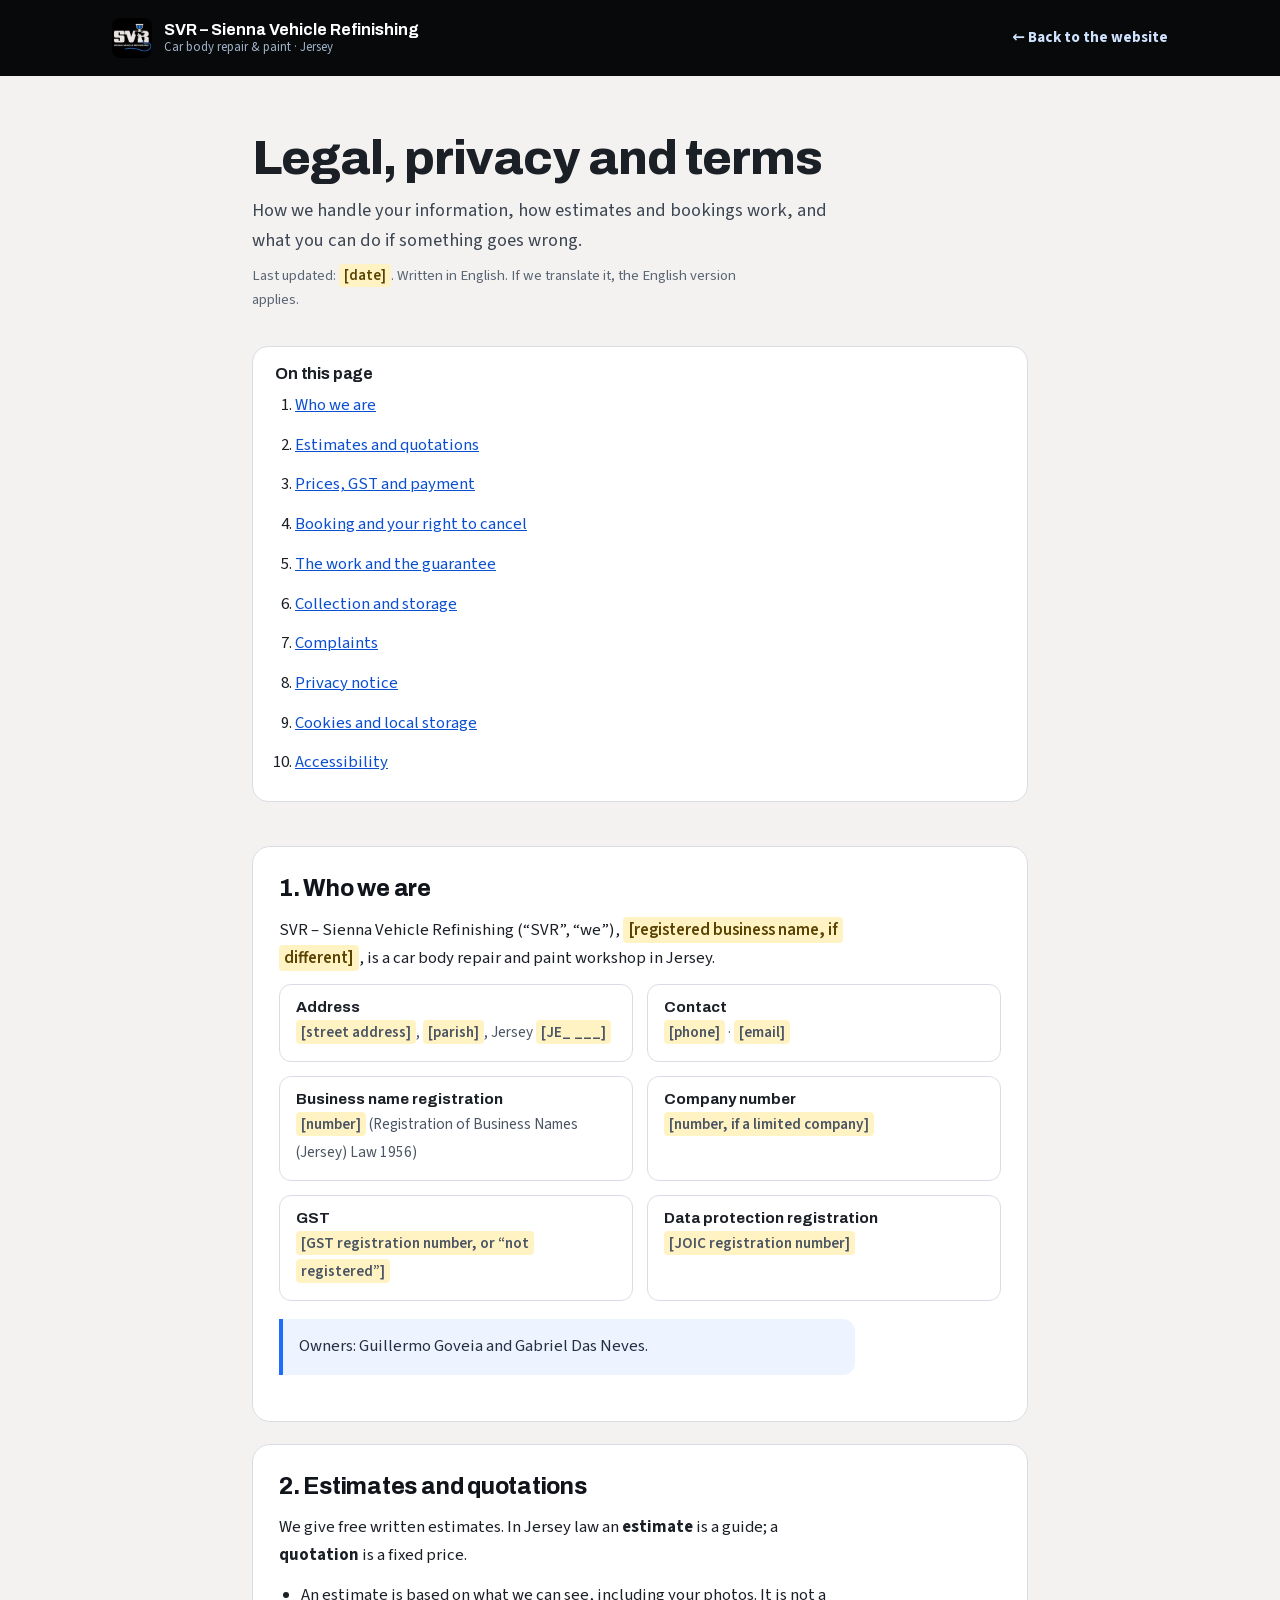
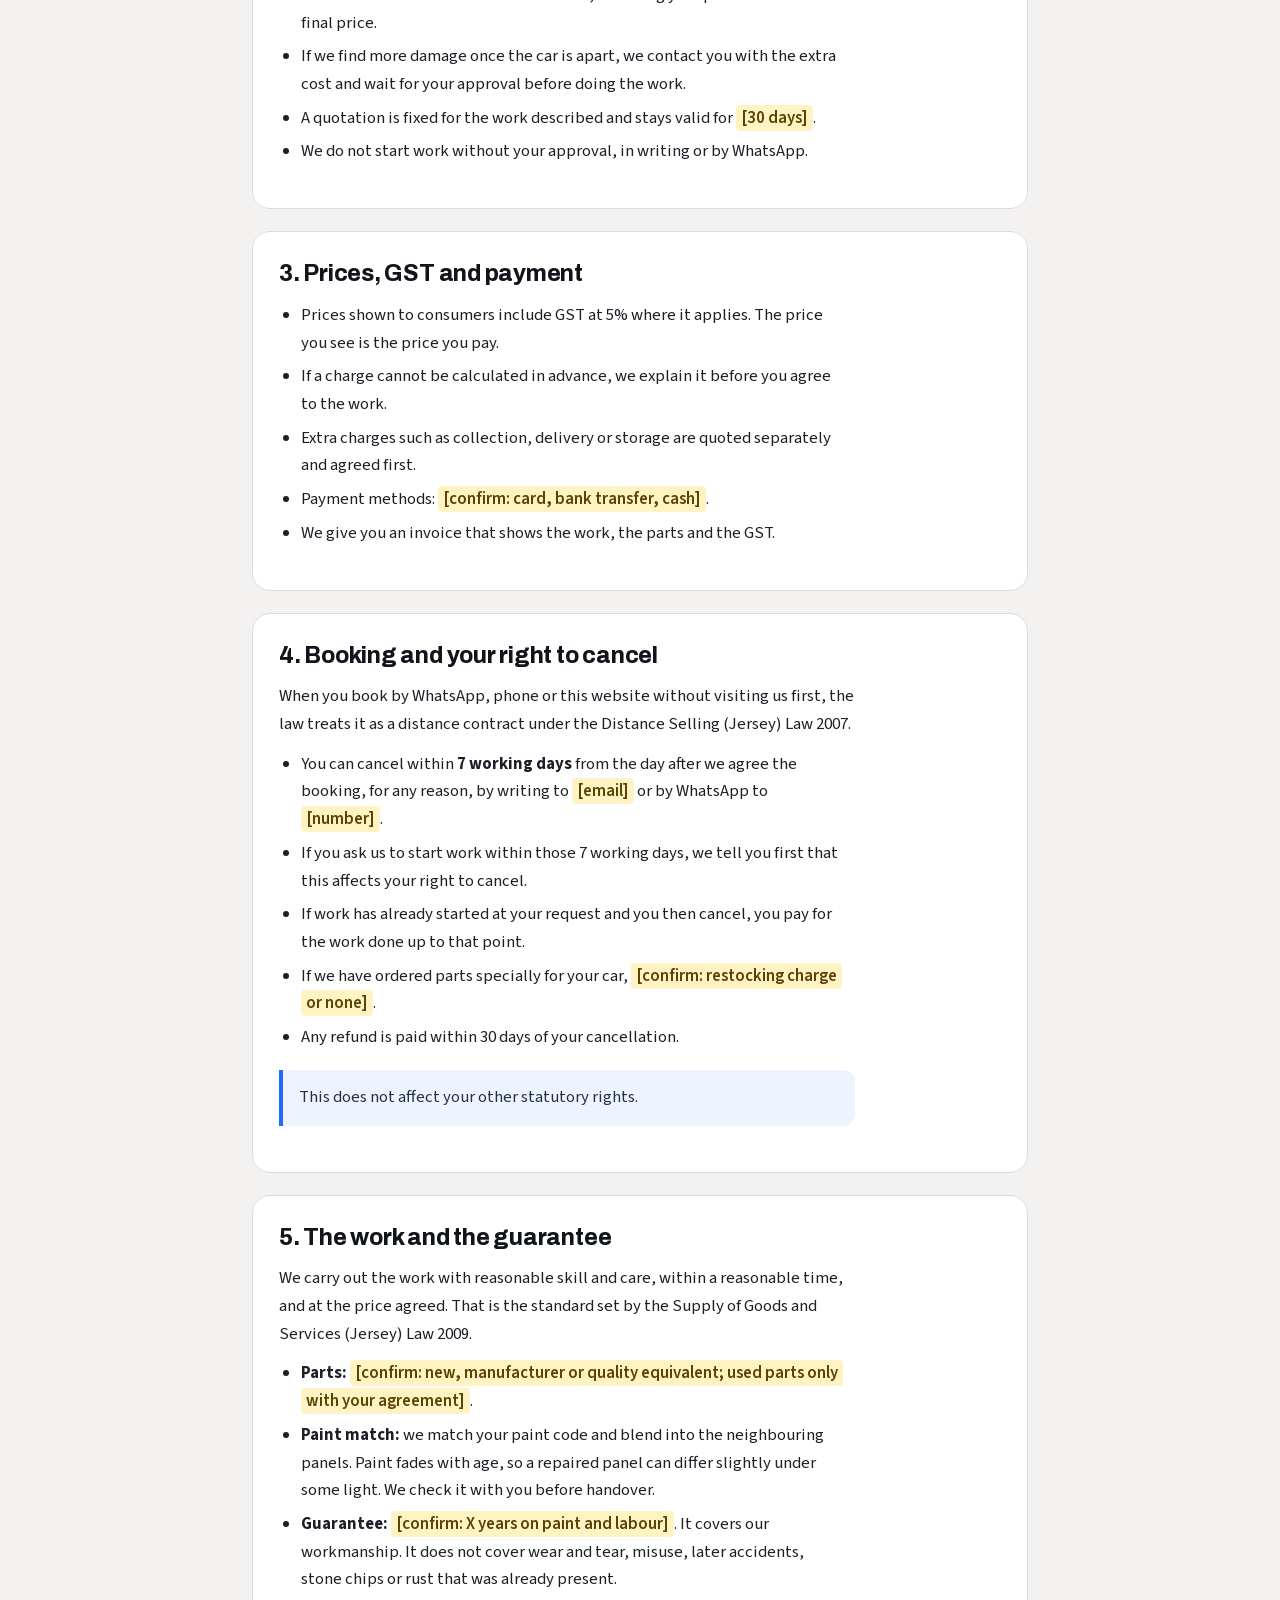
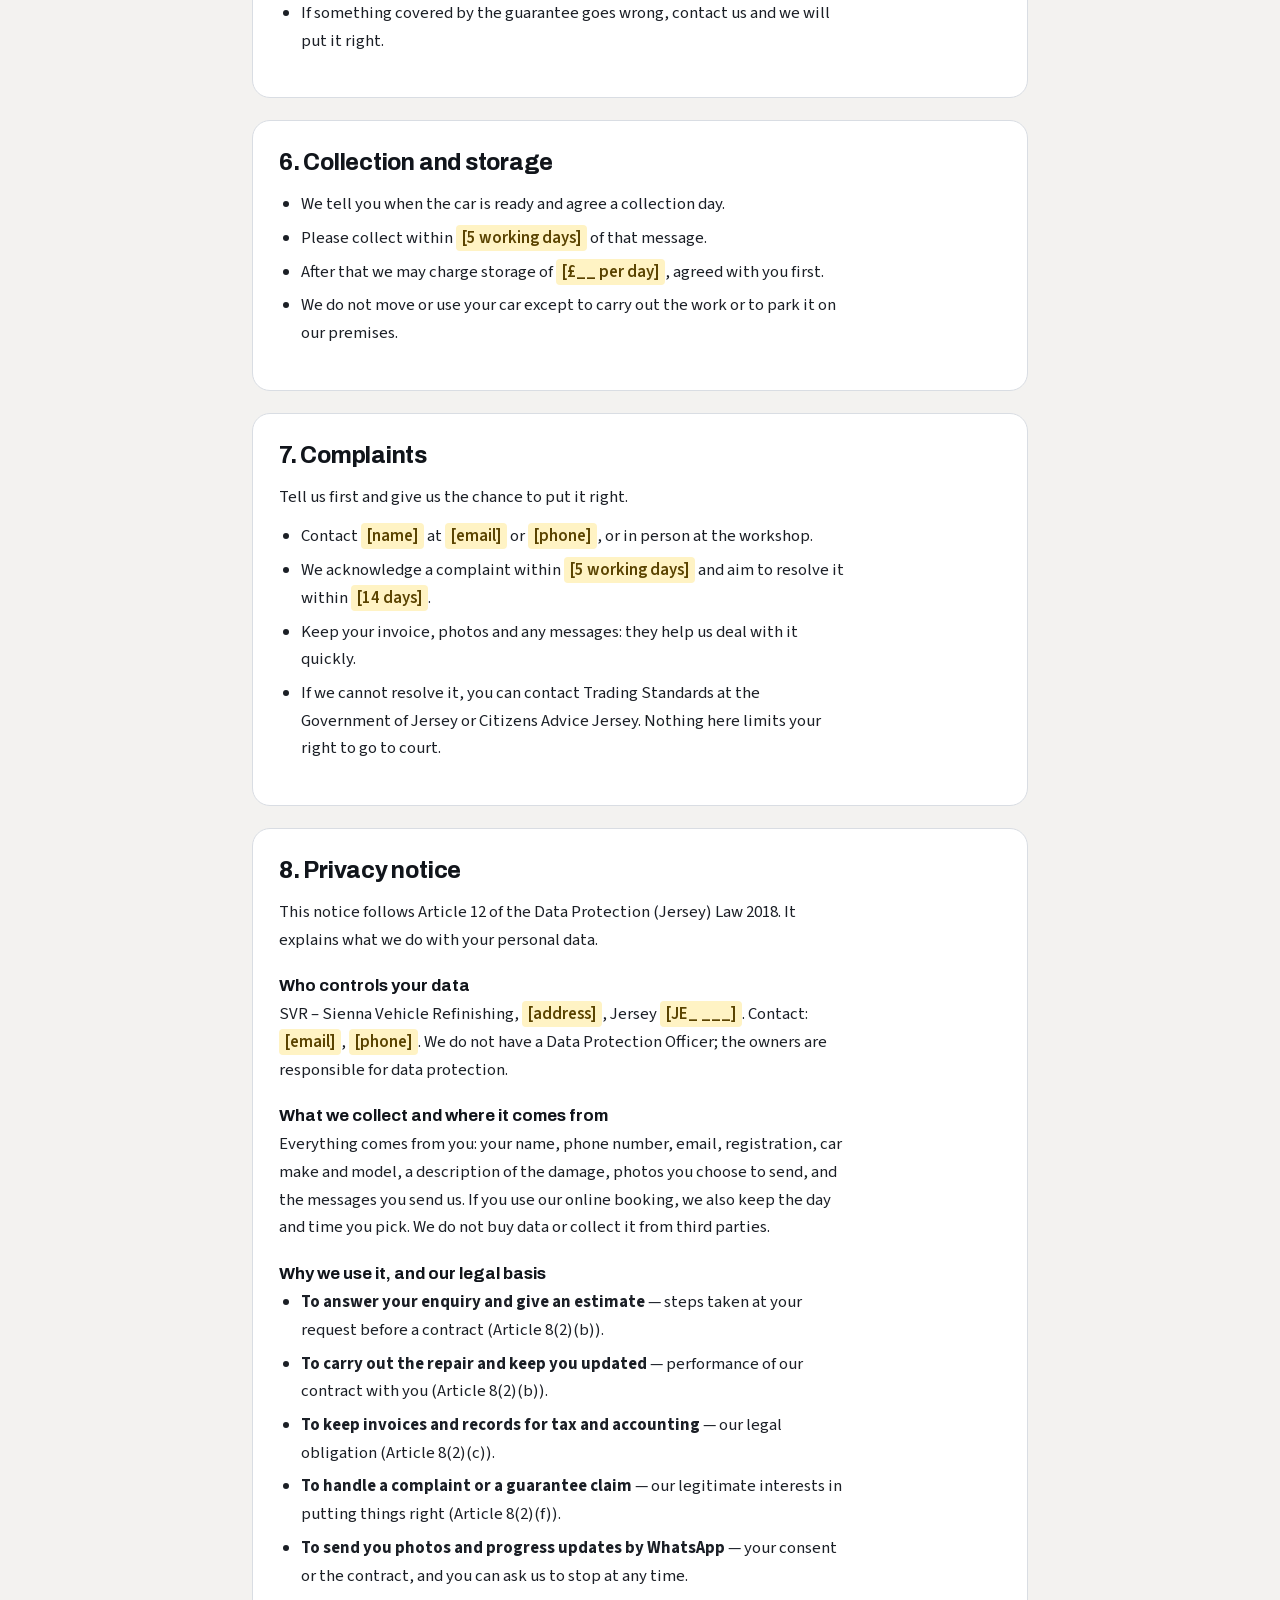
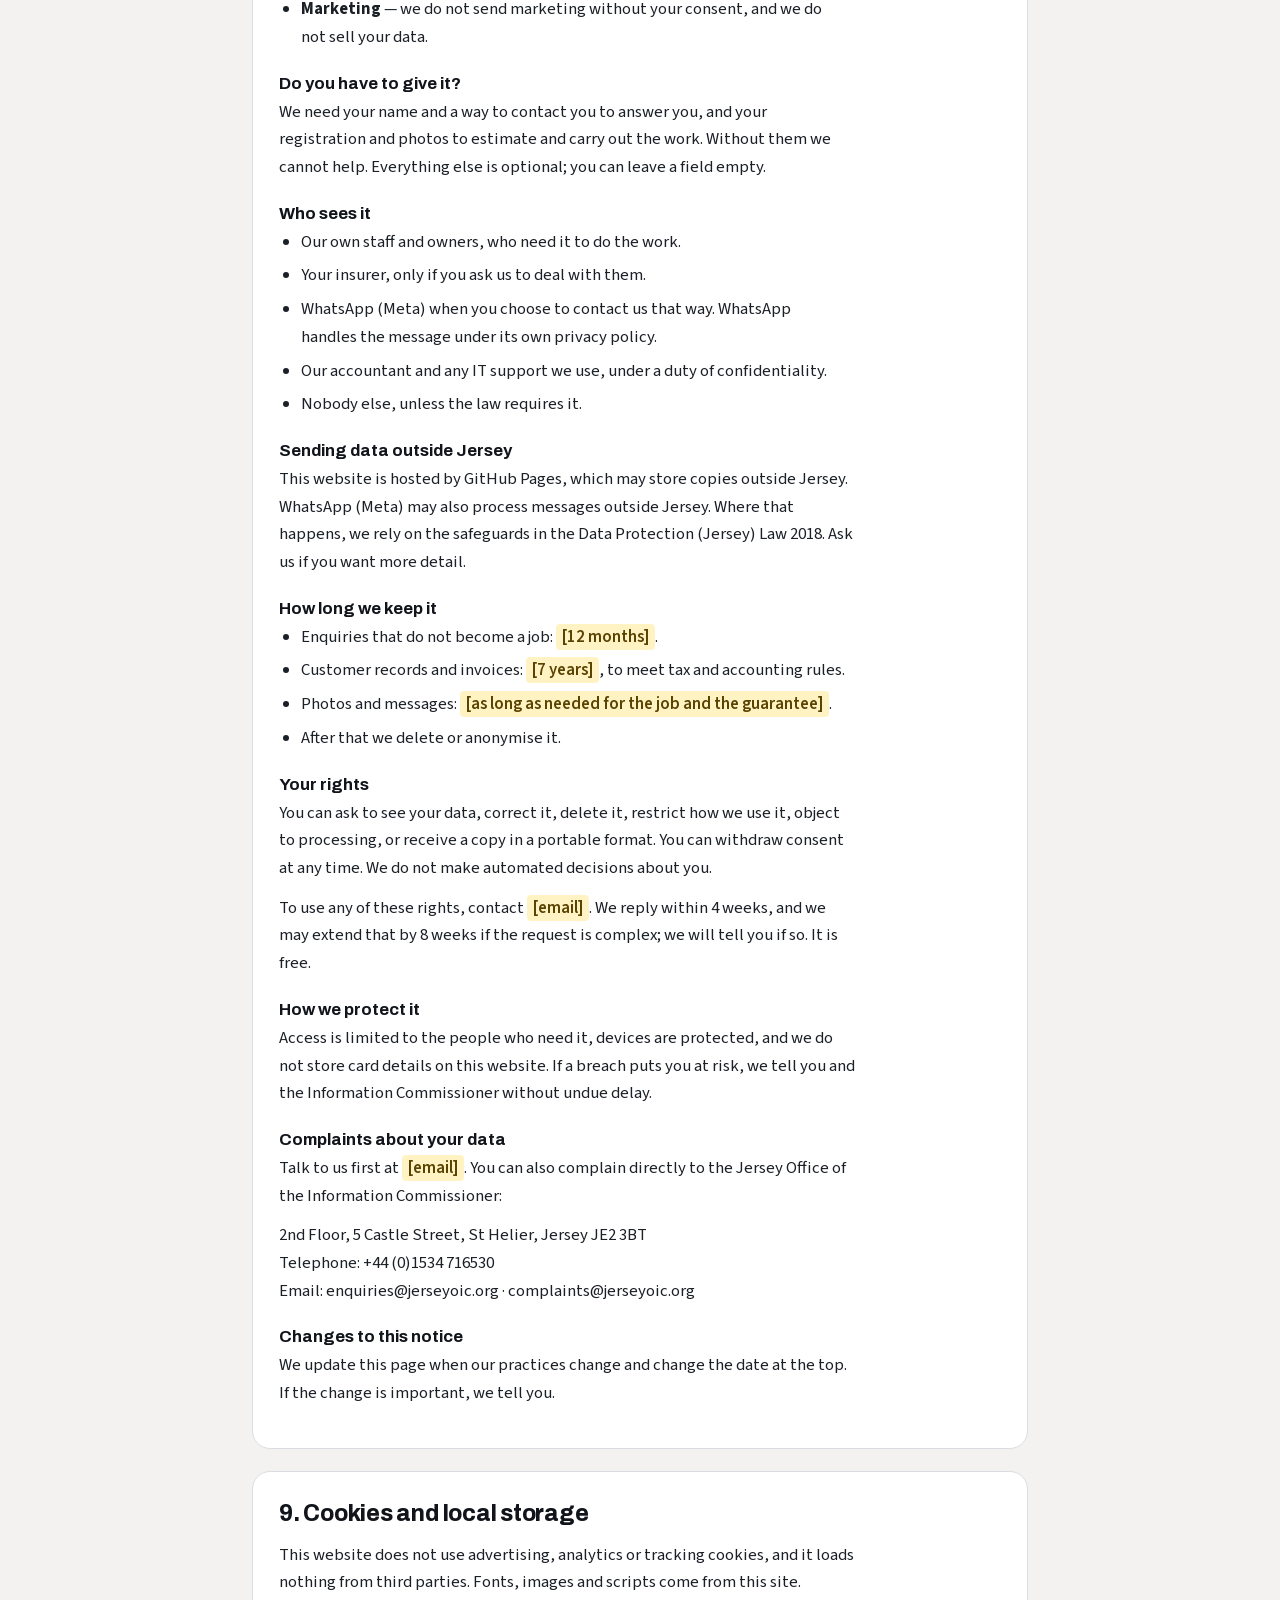
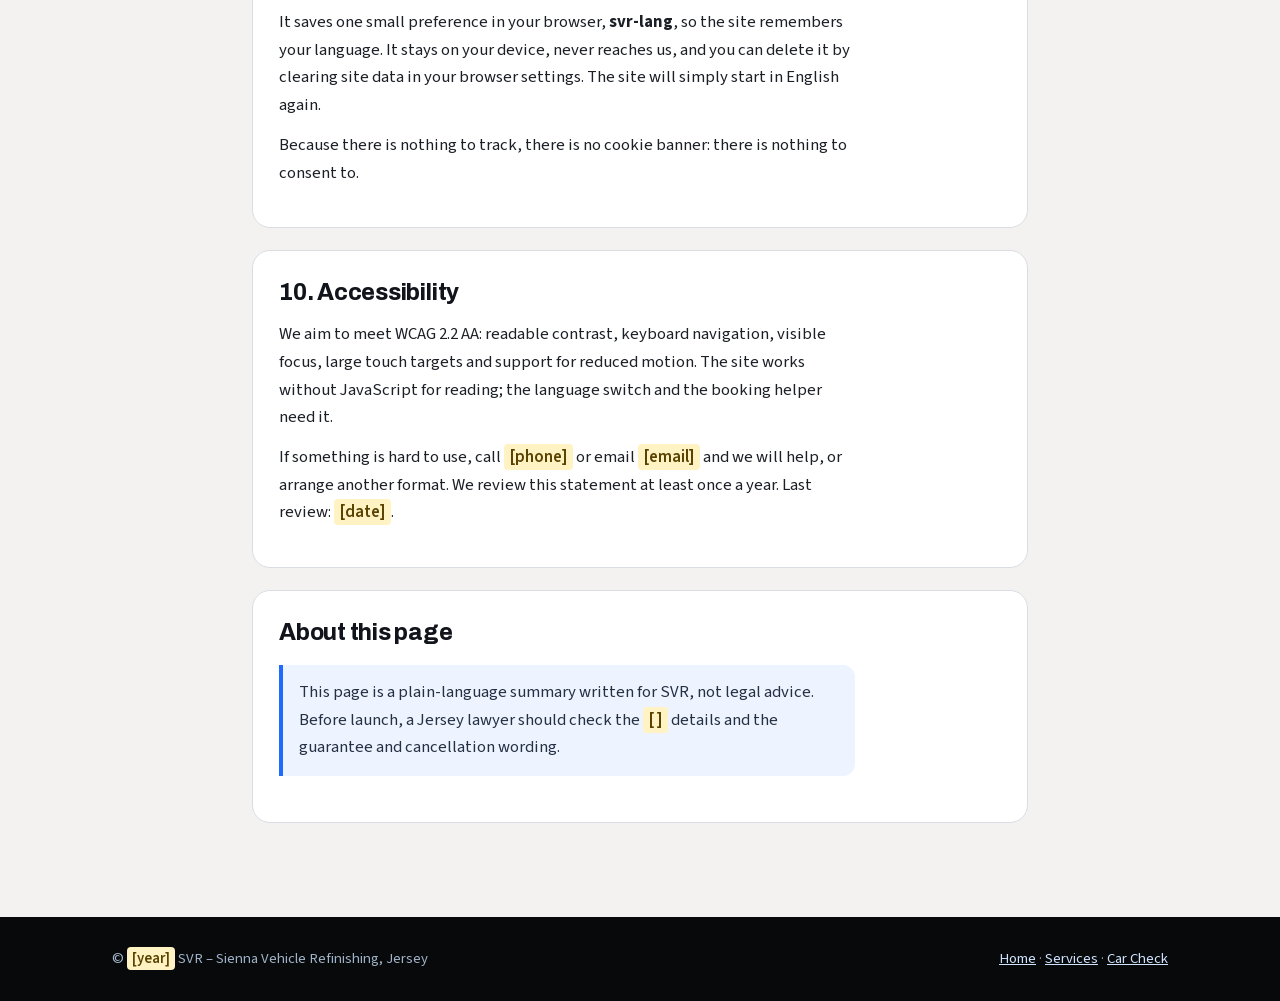
<file: legal.html>
<!doctype html>
<html lang="en-GB">
<head>
<meta charset="utf-8">
<meta name="viewport" content="width=device-width, initial-scale=1">
<title>Legal, privacy and terms | SVR – Sienna Vehicle Refinishing</title>
<meta name="description" content="Privacy notice, terms of service, cancellation rights and complaints for SVR – Sienna Vehicle Refinishing, car body repair and paint in Jersey.">
<link rel="canonical" href="https://velcia92-design.github.io/taller-pintura-jersey/legal.html">
<meta name="theme-color" content="#08090b">
<link rel="icon" href="images/web/favicon.png" type="image/png">
<link rel="apple-touch-icon" href="images/web/apple-touch-icon.png">
<link rel="preload" href="fonts/SourceSans3-400-latin.woff2" as="font" type="font/woff2" crossorigin>
<link rel="stylesheet" href="fonts/fonts.css">
<link rel="stylesheet" href="assets/tokens.css">
<style>
*{box-sizing:border-box}
html{scroll-behavior:smooth}
body{margin:0;background:var(--bone);color:#1b1f26;font:400 1.05rem/1.65 var(--body)}
a{color:var(--blue-d)}
a:focus-visible{outline:3px solid var(--blue);outline-offset:3px}
.w{max-width:820px;margin:0 auto;padding:0 22px}
header.top{background:var(--ink);color:#fff;padding:18px 0}
.top .w{display:flex;align-items:center;justify-content:space-between;gap:16px;max-width:1100px}
.brand{display:flex;align-items:center;gap:12px;text-decoration:none;color:#fff}
.brand img{width:40px;height:40px;border-radius:8px;object-fit:cover}
.brand span{font:700 1rem/1.2 var(--head)}
.brand small{display:block;font:400 .8rem/1.3 var(--body);color:#9fb3c8}
.back{color:#cfe3ff;text-decoration:none;font-weight:700;font-size:.95rem}
.back:hover{text-decoration:underline}
main{padding:56px 0 72px}
h1{font:800 clamp(2rem,5vw,3rem)/1.1 var(--head);letter-spacing:-.02em;margin:0 0 10px}
.lead{font-size:1.15rem;color:#3c4552;max-width:65ch;margin:0 0 8px}
.updated{color:#5b6675;font-size:.92rem;margin:0 0 34px}
nav.toc{background:#fff;border:1px solid var(--line);border-radius:16px;padding:18px 22px;margin:0 0 44px}
nav.toc h2{font:700 1rem var(--head);margin:0 0 10px;color:#1b1f26}
nav.toc ol{margin:0;padding-left:20px;display:grid;gap:6px}
section{background:#fff;border:1px solid var(--line);border-radius:18px;padding:28px 26px;margin:0 0 22px}
h2{font:750 1.45rem/1.2 var(--head);letter-spacing:-.01em;margin:0 0 14px;color:#11151b;scroll-margin-top:24px}
h3{font:700 1.05rem var(--head);margin:22px 0 6px;color:#11151b}
p{margin:0 0 12px;max-width:72ch}
ul,ol{margin:0 0 14px;padding-left:22px}
li{margin:0 0 6px;max-width:68ch}
.placeholder{background:#fff3c4;color:#5a4300;padding:1px 5px;border-radius:4px;font-weight:600;box-decoration-break:clone;-webkit-box-decoration-break:clone}
.note{background:#eef4ff;border-left:4px solid var(--blue);padding:14px 16px;border-radius:0 12px 12px 0;color:#243043;margin:18px 0}
.grid{display:grid;gap:14px;margin:0 0 8px}
@media(min-width:640px){.grid.two{grid-template-columns:1fr 1fr}}
.card{border:1px solid var(--line);border-radius:12px;padding:14px 16px}
.card b{display:block;font:700 .95rem var(--head);margin-bottom:4px}
.card span{color:#4b5563;font-size:.95rem}
footer.bot{background:var(--ink);color:#9fb3c8;padding:30px 0;font-size:.92rem}
footer.bot .w{display:flex;flex-wrap:wrap;gap:10px 22px;justify-content:space-between;max-width:1100px}
footer.bot a{color:#cfe3ff}
@media print{header.top,footer.bot,nav.toc,.back{display:none}body{background:#fff}section{border:0;padding:0;margin:0 0 18px}}
</style>
</head>
<body>
<header class="top"><div class="w">
  <a class="brand" href="index.html"><img src="images/web/logo.jpg" alt=""><span>SVR – Sienna Vehicle Refinishing<small>Car body repair &amp; paint · Jersey</small></span></a>
  <a class="back" href="index.html">← Back to the website</a>
</div></header>

<main><div class="w">
  <h1>Legal, privacy and terms</h1>
  <p class="lead">How we handle your information, how estimates and bookings work, and what you can do if something goes wrong.</p>
  <p class="updated">Last updated: <span class="placeholder">[date]</span>. Written in English. If we translate it, the English version applies.</p>

  <nav class="toc" aria-label="On this page">
    <h2>On this page</h2>
    <ol>
      <li><a href="#who">Who we are</a></li>
      <li><a href="#estimates">Estimates and quotations</a></li>
      <li><a href="#prices">Prices, GST and payment</a></li>
      <li><a href="#booking">Booking and your right to cancel</a></li>
      <li><a href="#work">The work and the guarantee</a></li>
      <li><a href="#collection">Collection and storage</a></li>
      <li><a href="#complaints">Complaints</a></li>
      <li><a href="#privacy">Privacy notice</a></li>
      <li><a href="#cookies">Cookies and local storage</a></li>
      <li><a href="#accessibility">Accessibility</a></li>
    </ol>
  </nav>

  <section id="who">
    <h2>1. Who we are</h2>
    <p>SVR – Sienna Vehicle Refinishing (“SVR”, “we”), <span class="placeholder">[registered business name, if different]</span>, is a car body repair and paint workshop in Jersey.</p>
    <div class="grid two">
      <div class="card"><b>Address</b><span><span class="placeholder">[street address]</span>, <span class="placeholder">[parish]</span>, Jersey <span class="placeholder">[JE_ ___]</span></span></div>
      <div class="card"><b>Contact</b><span><span class="placeholder">[phone]</span> · <span class="placeholder">[email]</span></span></div>
      <div class="card"><b>Business name registration</b><span><span class="placeholder">[number]</span> (Registration of Business Names (Jersey) Law 1956)</span></div>
      <div class="card"><b>Company number</b><span><span class="placeholder">[number, if a limited company]</span></span></div>
      <div class="card"><b>GST</b><span><span class="placeholder">[GST registration number, or “not registered”]</span></span></div>
      <div class="card"><b>Data protection registration</b><span><span class="placeholder">[JOIC registration number]</span></span></div>
    </div>
    <p class="note">Owners: Guillermo Goveia and Gabriel Das Neves.</p>
  </section>

  <section id="estimates">
    <h2>2. Estimates and quotations</h2>
    <p>We give free written estimates. In Jersey law an <b>estimate</b> is a guide; a <b>quotation</b> is a fixed price.</p>
    <ul>
      <li>An estimate is based on what we can see, including your photos. It is not a final price.</li>
      <li>If we find more damage once the car is apart, we contact you with the extra cost and wait for your approval before doing the work.</li>
      <li>A quotation is fixed for the work described and stays valid for <span class="placeholder">[30 days]</span>.</li>
      <li>We do not start work without your approval, in writing or by WhatsApp.</li>
    </ul>
  </section>

  <section id="prices">
    <h2>3. Prices, GST and payment</h2>
    <ul>
      <li>Prices shown to consumers include GST at 5% where it applies. The price you see is the price you pay.</li>
      <li>If a charge cannot be calculated in advance, we explain it before you agree to the work.</li>
      <li>Extra charges such as collection, delivery or storage are quoted separately and agreed first.</li>
      <li>Payment methods: <span class="placeholder">[confirm: card, bank transfer, cash]</span>.</li>
      <li>We give you an invoice that shows the work, the parts and the GST.</li>
    </ul>
  </section>

  <section id="booking">
    <h2>4. Booking and your right to cancel</h2>
    <p>When you book by WhatsApp, phone or this website without visiting us first, the law treats it as a distance contract under the Distance Selling (Jersey) Law 2007.</p>
    <ul>
      <li>You can cancel within <b>7 working days</b> from the day after we agree the booking, for any reason, by writing to <span class="placeholder">[email]</span> or by WhatsApp to <span class="placeholder">[number]</span>.</li>
      <li>If you ask us to start work within those 7 working days, we tell you first that this affects your right to cancel.</li>
      <li>If work has already started at your request and you then cancel, you pay for the work done up to that point.</li>
      <li>If we have ordered parts specially for your car, <span class="placeholder">[confirm: restocking charge or none]</span>.</li>
      <li>Any refund is paid within 30 days of your cancellation.</li>
    </ul>
    <p class="note">This does not affect your other statutory rights.</p>
  </section>

  <section id="work">
    <h2>5. The work and the guarantee</h2>
    <p>We carry out the work with reasonable skill and care, within a reasonable time, and at the price agreed. That is the standard set by the Supply of Goods and Services (Jersey) Law 2009.</p>
    <ul>
      <li><b>Parts:</b> <span class="placeholder">[confirm: new, manufacturer or quality equivalent; used parts only with your agreement]</span>.</li>
      <li><b>Paint match:</b> we match your paint code and blend into the neighbouring panels. Paint fades with age, so a repaired panel can differ slightly under some light. We check it with you before handover.</li>
      <li><b>Guarantee:</b> <span class="placeholder">[confirm: X years on paint and labour]</span>. It covers our workmanship. It does not cover wear and tear, misuse, later accidents, stone chips or rust that was already present.</li>
      <li>If something covered by the guarantee goes wrong, contact us and we will put it right.</li>
    </ul>
  </section>

  <section id="collection">
    <h2>6. Collection and storage</h2>
    <ul>
      <li>We tell you when the car is ready and agree a collection day.</li>
      <li>Please collect within <span class="placeholder">[5 working days]</span> of that message.</li>
      <li>After that we may charge storage of <span class="placeholder">[£__ per day]</span>, agreed with you first.</li>
      <li>We do not move or use your car except to carry out the work or to park it on our premises.</li>
    </ul>
  </section>

  <section id="complaints">
    <h2>7. Complaints</h2>
    <p>Tell us first and give us the chance to put it right.</p>
    <ul>
      <li>Contact <span class="placeholder">[name]</span> at <span class="placeholder">[email]</span> or <span class="placeholder">[phone]</span>, or in person at the workshop.</li>
      <li>We acknowledge a complaint within <span class="placeholder">[5 working days]</span> and aim to resolve it within <span class="placeholder">[14 days]</span>.</li>
      <li>Keep your invoice, photos and any messages: they help us deal with it quickly.</li>
      <li>If we cannot resolve it, you can contact Trading Standards at the Government of Jersey or Citizens Advice Jersey. Nothing here limits your right to go to court.</li>
    </ul>
  </section>

  <section id="privacy">
    <h2>8. Privacy notice</h2>
    <p>This notice follows Article 12 of the Data Protection (Jersey) Law 2018. It explains what we do with your personal data.</p>

    <h3>Who controls your data</h3>
    <p>SVR – Sienna Vehicle Refinishing, <span class="placeholder">[address]</span>, Jersey <span class="placeholder">[JE_ ___]</span>. Contact: <span class="placeholder">[email]</span>, <span class="placeholder">[phone]</span>. We do not have a Data Protection Officer; the owners are responsible for data protection.</p>

    <h3>What we collect and where it comes from</h3>
    <p>Everything comes from you: your name, phone number, email, registration, car make and model, a description of the damage, photos you choose to send, and the messages you send us. If you use our online booking, we also keep the day and time you pick. We do not buy data or collect it from third parties.</p>

    <h3>Why we use it, and our legal basis</h3>
    <ul>
      <li><b>To answer your enquiry and give an estimate</b> — steps taken at your request before a contract (Article 8(2)(b)).</li>
      <li><b>To carry out the repair and keep you updated</b> — performance of our contract with you (Article 8(2)(b)).</li>
      <li><b>To keep invoices and records for tax and accounting</b> — our legal obligation (Article 8(2)(c)).</li>
      <li><b>To handle a complaint or a guarantee claim</b> — our legitimate interests in putting things right (Article 8(2)(f)).</li>
      <li><b>To send you photos and progress updates by WhatsApp</b> — your consent or the contract, and you can ask us to stop at any time.</li>
      <li><b>Marketing</b> — we do not send marketing without your consent, and we do not sell your data.</li>
    </ul>

    <h3>Do you have to give it?</h3>
    <p>We need your name and a way to contact you to answer you, and your registration and photos to estimate and carry out the work. Without them we cannot help. Everything else is optional; you can leave a field empty.</p>

    <h3>Who sees it</h3>
    <ul>
      <li>Our own staff and owners, who need it to do the work.</li>
      <li>Your insurer, only if you ask us to deal with them.</li>
      <li>WhatsApp (Meta) when you choose to contact us that way. WhatsApp handles the message under its own privacy policy.</li>
      <li>Our accountant and any IT support we use, under a duty of confidentiality.</li>
      <li>Nobody else, unless the law requires it.</li>
    </ul>

    <h3>Sending data outside Jersey</h3>
    <p>This website is hosted by GitHub Pages, which may store copies outside Jersey. WhatsApp (Meta) may also process messages outside Jersey. Where that happens, we rely on the safeguards in the Data Protection (Jersey) Law 2018. Ask us if you want more detail.</p>

    <h3>How long we keep it</h3>
    <ul>
      <li>Enquiries that do not become a job: <span class="placeholder">[12 months]</span>.</li>
      <li>Customer records and invoices: <span class="placeholder">[7 years]</span>, to meet tax and accounting rules.</li>
      <li>Photos and messages: <span class="placeholder">[as long as needed for the job and the guarantee]</span>.</li>
      <li>After that we delete or anonymise it.</li>
    </ul>

    <h3>Your rights</h3>
    <p>You can ask to see your data, correct it, delete it, restrict how we use it, object to processing, or receive a copy in a portable format. You can withdraw consent at any time. We do not make automated decisions about you.</p>
    <p>To use any of these rights, contact <span class="placeholder">[email]</span>. We reply within 4 weeks, and we may extend that by 8 weeks if the request is complex; we will tell you if so. It is free.</p>

    <h3>How we protect it</h3>
    <p>Access is limited to the people who need it, devices are protected, and we do not store card details on this website. If a breach puts you at risk, we tell you and the Information Commissioner without undue delay.</p>

    <h3>Complaints about your data</h3>
    <p>Talk to us first at <span class="placeholder">[email]</span>. You can also complain directly to the Jersey Office of the Information Commissioner:</p>
    <p>2nd Floor, 5 Castle Street, St Helier, Jersey JE2 3BT<br>
    Telephone: +44 (0)1534 716530<br>
    Email: enquiries@jerseyoic.org · complaints@jerseyoic.org</p>

    <h3>Changes to this notice</h3>
    <p>We update this page when our practices change and change the date at the top. If the change is important, we tell you.</p>
  </section>

  <section id="cookies">
    <h2>9. Cookies and local storage</h2>
    <p>This website does not use advertising, analytics or tracking cookies, and it loads nothing from third parties. Fonts, images and scripts come from this site.</p>
    <p>It saves one small preference in your browser, <b>svr-lang</b>, so the site remembers your language. It stays on your device, never reaches us, and you can delete it by clearing site data in your browser settings. The site will simply start in English again.</p>
    <p>Because there is nothing to track, there is no cookie banner: there is nothing to consent to.</p>
  </section>

  <section id="accessibility">
    <h2>10. Accessibility</h2>
    <p>We aim to meet WCAG 2.2 AA: readable contrast, keyboard navigation, visible focus, large touch targets and support for reduced motion. The site works without JavaScript for reading; the language switch and the booking helper need it.</p>
    <p>If something is hard to use, call <span class="placeholder">[phone]</span> or email <span class="placeholder">[email]</span> and we will help, or arrange another format. We review this statement at least once a year. Last review: <span class="placeholder">[date]</span>.</p>
  </section>

  <section>
    <h2>About this page</h2>
    <p class="note">This page is a plain-language summary written for SVR, not legal advice. Before launch, a Jersey lawyer should check the <span class="placeholder">[ ]</span> details and the guarantee and cancellation wording.</p>
  </section>
</div></main>

<footer class="bot"><div class="w">
  <span>© <span class="placeholder">[year]</span> SVR – Sienna Vehicle Refinishing, Jersey</span>
  <span><a href="index.html">Home</a> · <a href="services.html">Services</a> · <a href="car-check.html">Car Check</a></span>
</div></footer>
</body>
</html>
</file>
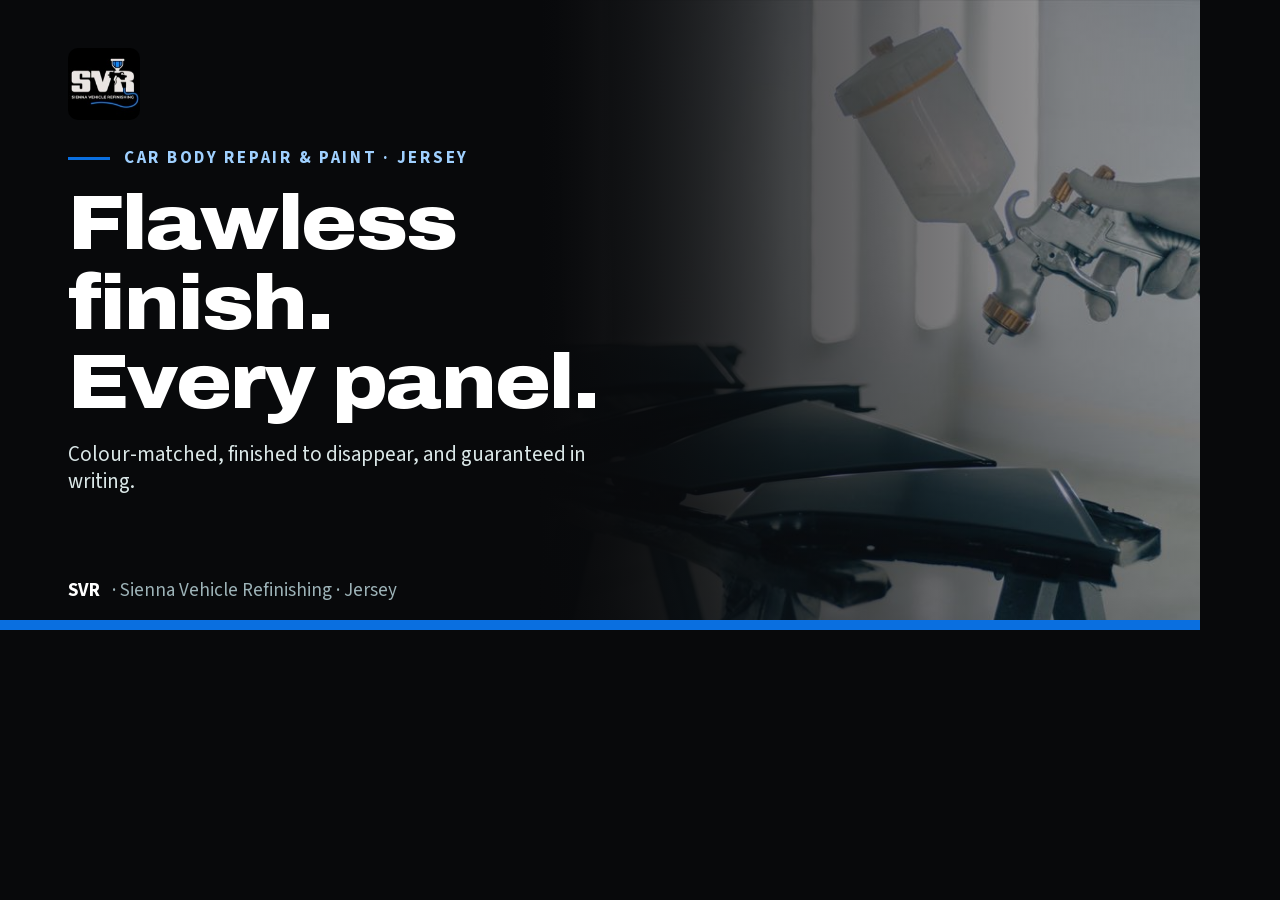
<file: design/og.html>
<!doctype html>
<html lang="en-GB">
<head>
<meta charset="utf-8">
<title>SVR · Open Graph card</title>
<link rel="stylesheet" href="../fonts/fonts.css">
<style>
  html,body{margin:0;padding:0;width:1200px;height:630px;overflow:hidden;background:#08090b}
  .card{position:relative;width:1200px;height:630px;overflow:hidden;background:#08090b;color:#fff;font-family:'Source Sans 3',system-ui,sans-serif}
  .photo{position:absolute;inset:0 0 0 45%;background:url(../images/web/closeup.jpg) 55% 50%/cover no-repeat;
    -webkit-mask-image:linear-gradient(90deg,transparent 0,#000 38%);mask-image:linear-gradient(90deg,transparent 0,#000 38%)}
  .shade{position:absolute;inset:0;background:linear-gradient(90deg,#08090b 0%,rgba(8,9,11,.92) 46%,rgba(8,9,11,.25) 100%)}
  .content{position:relative;z-index:2;padding:48px 0 0 68px;width:760px}
  .logo{width:72px;height:72px;border-radius:10px;display:block}
  .eyebrow{margin:26px 0 0;font:700 17px 'Source Sans 3',sans-serif;letter-spacing:.16em;text-transform:uppercase;color:#9fd0ff;display:flex;align-items:center;gap:14px}
  .eyebrow::before{content:"";width:42px;height:3px;background:#0a6fe0}
  h1{margin:14px 0 0;font:850 78px/1.02 'Archivo',sans-serif;font-stretch:112%;letter-spacing:-.02em}
  p{margin:18px 0 0;font-size:21px;line-height:1.32;color:#dbe8e8;max-width:560px}
  .foot{position:absolute;left:68px;bottom:26px;z-index:2;display:flex;align-items:center;gap:12px;font-size:19px;color:#9db3b8}
  .foot b{color:#fff;font-weight:700}
  .bar{position:absolute;left:0;right:0;bottom:0;height:10px;background:#0a6fe0;z-index:3}
</style>
</head>
<body>
<div class="card">
  <div class="photo"></div>
  <div class="shade"></div>
  <div class="content">
    <img class="logo" src="../images/web/logo.jpg" alt="SVR">
    <p class="eyebrow">Car body repair &amp; paint · Jersey</p>
    <h1>Flawless<br>finish.<br>Every panel.</h1>
    <p>Colour-matched, finished to disappear, and guaranteed in writing.</p>
  </div>
  <div class="foot"><b>SVR</b> · Sienna Vehicle Refinishing · Jersey</div>
  <div class="bar"></div>
</div>
</body>
</html>
</file>
<file: fonts/fonts.css>
/* latin-ext */
@font-face {
  font-family: 'Archivo';
  font-style: normal;
  font-weight: 500 900;
  font-stretch: 62% 125%;
  font-display: swap;
  src: url(Archivo-500_900-latin-ext.woff2) format('woff2');
  unicode-range: U+0100-02BA, U+02BD-02C5, U+02C7-02CC, U+02CE-02D7, U+02DD-02FF, U+0304, U+0308, U+0329, U+1D00-1DBF, U+1E00-1E9F, U+1EF2-1EFF, U+2020, U+20A0-20AB, U+20AD-20C4, U+2113, U+2C60-2C7F, U+A720-A7FF;
}
/* latin */
@font-face {
  font-family: 'Archivo';
  font-style: normal;
  font-weight: 500 900;
  font-stretch: 62% 125%;
  font-display: swap;
  src: url(Archivo-500_900-latin.woff2) format('woff2');
  unicode-range: U+0000-00FF, U+0131, U+0152-0153, U+02BB-02BC, U+02C6, U+02DA, U+02DC, U+0304, U+0308, U+0329, U+2000-206F, U+20AC, U+2122, U+2191, U+2193, U+2212, U+2215, U+FEFF, U+FFFD;
}
/* latin-ext */
@font-face {
  font-family: 'Source Sans 3';
  font-style: normal;
  font-weight: 400;
  font-display: swap;
  src: url(SourceSans3-400-latin-ext.woff2) format('woff2');
  unicode-range: U+0100-02BA, U+02BD-02C5, U+02C7-02CC, U+02CE-02D7, U+02DD-02FF, U+0304, U+0308, U+0329, U+1D00-1DBF, U+1E00-1E9F, U+1EF2-1EFF, U+2020, U+20A0-20AB, U+20AD-20C4, U+2113, U+2C60-2C7F, U+A720-A7FF;
}
/* latin */
@font-face {
  font-family: 'Source Sans 3';
  font-style: normal;
  font-weight: 400;
  font-display: swap;
  src: url(SourceSans3-400-latin.woff2) format('woff2');
  unicode-range: U+0000-00FF, U+0131, U+0152-0153, U+02BB-02BC, U+02C6, U+02DA, U+02DC, U+0304, U+0308, U+0329, U+2000-206F, U+20AC, U+2122, U+2191, U+2193, U+2212, U+2215, U+FEFF, U+FFFD;
}
/* latin-ext */
@font-face {
  font-family: 'Source Sans 3';
  font-style: normal;
  font-weight: 600;
  font-display: swap;
  src: url(SourceSans3-600-latin-ext.woff2) format('woff2');
  unicode-range: U+0100-02BA, U+02BD-02C5, U+02C7-02CC, U+02CE-02D7, U+02DD-02FF, U+0304, U+0308, U+0329, U+1D00-1DBF, U+1E00-1E9F, U+1EF2-1EFF, U+2020, U+20A0-20AB, U+20AD-20C4, U+2113, U+2C60-2C7F, U+A720-A7FF;
}
/* latin */
@font-face {
  font-family: 'Source Sans 3';
  font-style: normal;
  font-weight: 600;
  font-display: swap;
  src: url(SourceSans3-600-latin.woff2) format('woff2');
  unicode-range: U+0000-00FF, U+0131, U+0152-0153, U+02BB-02BC, U+02C6, U+02DA, U+02DC, U+0304, U+0308, U+0329, U+2000-206F, U+20AC, U+2122, U+2191, U+2193, U+2212, U+2215, U+FEFF, U+FFFD;
}
/* latin-ext */
@font-face {
  font-family: 'Source Sans 3';
  font-style: normal;
  font-weight: 700;
  font-display: swap;
  src: url(SourceSans3-700-latin-ext.woff2) format('woff2');
  unicode-range: U+0100-02BA, U+02BD-02C5, U+02C7-02CC, U+02CE-02D7, U+02DD-02FF, U+0304, U+0308, U+0329, U+1D00-1DBF, U+1E00-1E9F, U+1EF2-1EFF, U+2020, U+20A0-20AB, U+20AD-20C4, U+2113, U+2C60-2C7F, U+A720-A7FF;
}
/* latin */
@font-face {
  font-family: 'Source Sans 3';
  font-style: normal;
  font-weight: 700;
  font-display: swap;
  src: url(SourceSans3-700-latin.woff2) format('woff2');
  unicode-range: U+0000-00FF, U+0131, U+0152-0153, U+02BB-02BC, U+02C6, U+02DA, U+02DC, U+0304, U+0308, U+0329, U+2000-206F, U+20AC, U+2122, U+2191, U+2193, U+2212, U+2215, U+FEFF, U+FFFD;
}
</file>
<file: assets/tokens.css>
/* SVR design tokens. Change the palette here, not in each page. */
html{scroll-padding-top:86px} /* keeps anchor targets clear of the fixed header */
:root{
  --ink:#08090b;
  --ink2:#15181e;
  --sea:#0f2f57;
  --blue:#1e6bff;
  --blue-d:#0b4fd1;
  --sky:#8cc6ff;
  --bone:#f3f2f0;
  --glass:#e2ebf5;
  --steel:#8b97a8;
  --muted:#4d5560;
  --line:#d9dde3;
  --ok:#12b886;
  --warn:#e0a526;
  --bad:#e0563b;
  --head:'Archivo','Arial Narrow',system-ui,sans-serif;
  --body:'Source Sans 3',system-ui,-apple-system,'Segoe UI',sans-serif;
  --ease:cubic-bezier(.2,.7,.1,1);
  --violet:#8b5cf6;
  --amber:#ffb020;
  --cyan:#67e8f9;
  --rose:#fb7185;
  --mint:#34d399;
  --cta:#f0641e;
  --cta-d:#d24e0c;
  --cta-ink:#140d06;
  --radius:20px;
  --pill:999px;
}
</file>
